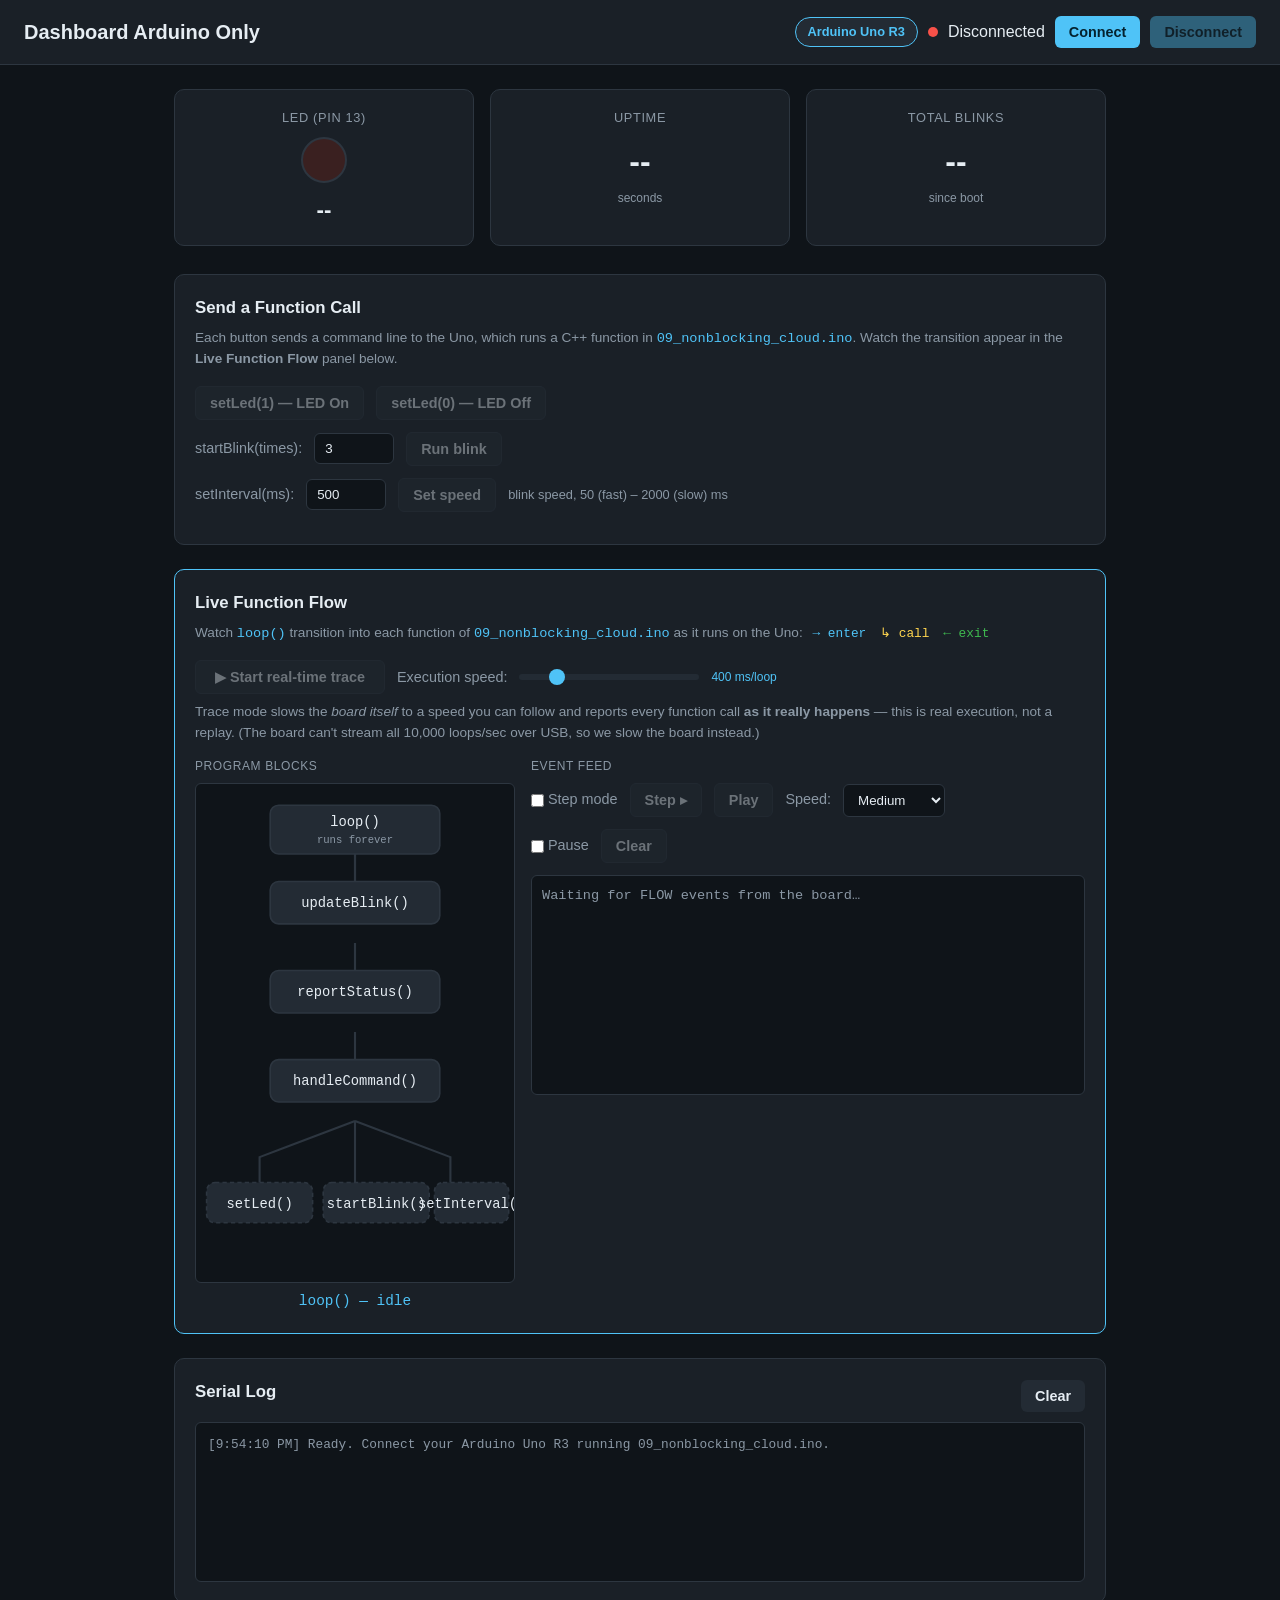
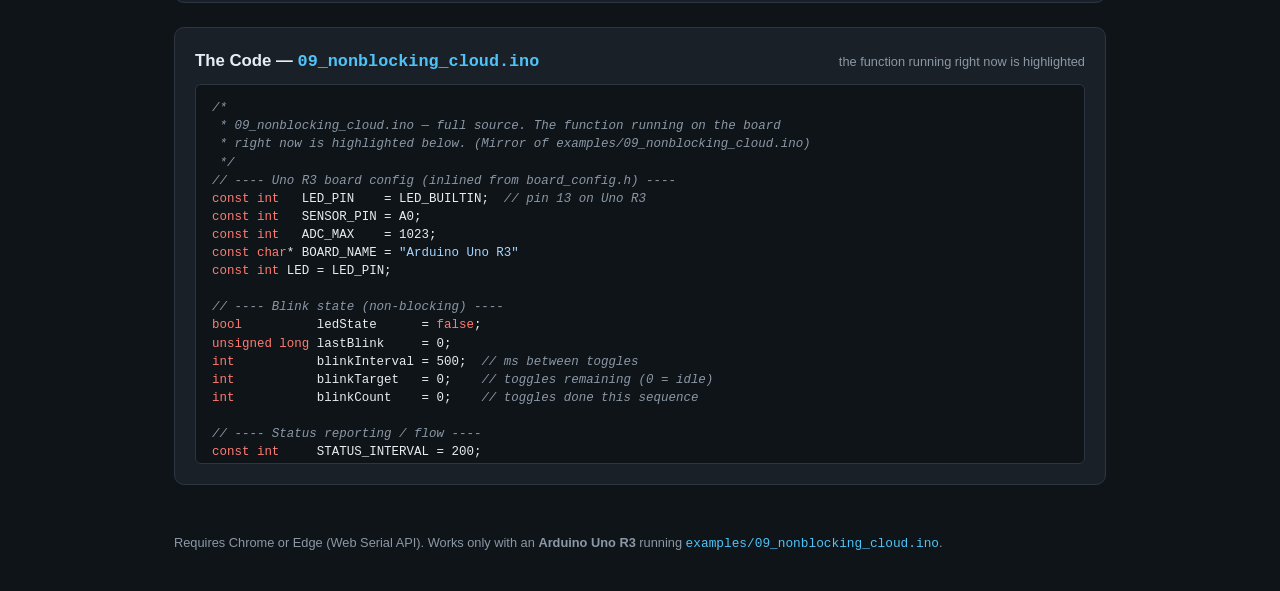
<file: dashboard-arduino-only/index.html>
<!DOCTYPE html>
<html lang="en">
<head>
  <meta charset="UTF-8" />
  <meta name="viewport" content="width=device-width, initial-scale=1.0" />
  <title>Dashboard Arduino Only — Uno R3 Function Flow</title>
  <link rel="stylesheet" href="style.css" />
</head>
<body>
  <header>
    <h1>Dashboard Arduino Only</h1>
    <div class="conn">
      <span class="board-chip">Arduino Uno R3</span>
      <span id="status-dot" class="dot off"></span>
      <span id="status-text">Disconnected</span>
      <button id="connect-btn">Connect</button>
      <button id="disconnect-btn" disabled>Disconnect</button>
    </div>
  </header>

  <main>
    <!-- Live state cards -->
    <section class="cards">
      <div class="card">
        <div class="card-label">LED (pin 13)</div>
        <div id="led-indicator" class="led off"></div>
        <div id="led-value" class="card-value">--</div>
      </div>

      <div class="card">
        <div class="card-label">Uptime</div>
        <div id="uptime-value" class="card-value big">--</div>
        <div class="card-sub">seconds</div>
      </div>

      <div class="card">
        <div class="card-label">Total Blinks</div>
        <div id="blinks-value" class="card-value big">--</div>
        <div class="card-sub">since boot</div>
      </div>
    </section>

    <!-- Controls that send CMD lines to the board -->
    <section class="controls">
      <h2>Send a Function Call</h2>
      <p class="hint">
        Each button sends a command line to the Uno, which runs a C++ function
        in <code>09_nonblocking_cloud.ino</code>. Watch the transition appear
        in the <strong>Live Function Flow</strong> panel below.
      </p>
      <div class="control-row">
        <button id="led-on-btn" class="ctrl">setLed(1) — LED On</button>
        <button id="led-off-btn" class="ctrl">setLed(0) — LED Off</button>
      </div>
      <div class="control-row">
        <label for="blink-count">startBlink(times):</label>
        <input id="blink-count" type="number" min="1" max="20" value="3" />
        <button id="blink-btn" class="ctrl">Run blink</button>
      </div>
      <div class="control-row">
        <label for="interval-ms">setInterval(ms):</label>
        <input id="interval-ms" type="number" min="50" max="2000" step="50" value="500" />
        <button id="interval-btn" class="ctrl">Set speed</button>
        <span class="hint-inline">blink speed, 50 (fast) – 2000 (slow) ms</span>
      </div>
    </section>

    <!-- Live function flow: the centerpiece of this dashboard -->
    <section class="watch-section flow-section">
      <h2>Live Function Flow</h2>
      <p class="hint">
        Watch <code>loop()</code> transition into each function of
        <code>09_nonblocking_cloud.ino</code> as it runs on the Uno:
        <span class="legend"><span class="lg lg-enter">→ enter</span>
        <span class="lg lg-call">↳ call</span>
        <span class="lg lg-exit">← exit</span></span>
      </p>

      <!-- Real-time trace controls: slow the BOARD to a watchable speed -->
      <div class="trace-bar">
        <button id="trace-btn" class="ctrl trace-toggle" disabled>▶ Start real-time trace</button>
        <label for="trace-pace" class="step-mode-label">Execution speed:</label>
        <input type="range" id="trace-pace" min="50" max="2000" step="50" value="400" />
        <span id="trace-pace-val" class="queue-info">400 ms/loop</span>
      </div>
      <p class="hint trace-hint">
        Trace mode slows the <em>board itself</em> to a speed you can follow and
        reports every function call <strong>as it really happens</strong> — this
        is real execution, not a replay. (The board can't stream all 10,000
        loops/sec over USB, so we slow the board instead.)
      </p>

      <!-- Two-pane: animated block diagram (left) + live feed (right) -->
      <div class="flow-split">
        <!-- Animated block diagram: shows which block is executing -->
        <div class="flow-diagram-pane">
          <div class="pane-head">Program blocks</div>
          <svg id="block-diagram" viewBox="0 0 300 470" class="block-diagram" role="img" aria-label="Program block diagram">
            <!-- connecting wires (drawn first, behind blocks) -->
            <path class="wire" data-wire="loop-updateBlink"   d="M150 66 L150 92" />
            <path class="wire" data-wire="loop-reportStatus"  d="M150 66 L150 92 M150 150 L150 176" />
            <path class="wire" data-wire="loop-handleCommand" d="M150 234 L150 260" />
            <path class="wire" data-wire="handleCommand-setLed"      d="M150 318 L60 352 L60 376" />
            <path class="wire" data-wire="handleCommand-startBlink"  d="M150 318 L150 352 L150 376" />
            <path class="wire" data-wire="handleCommand-setInterval" d="M150 318 L240 352 L240 376" />

            <!-- blocks -->
            <g class="block" data-fn="loop">
              <rect x="70" y="20" width="160" height="46" rx="8"></rect>
              <text x="150" y="40" class="block-name">loop()</text>
              <text x="150" y="56" class="block-sub">runs forever</text>
            </g>
            <g class="block" data-fn="updateBlink">
              <rect x="70" y="92" width="160" height="40" rx="8"></rect>
              <text x="150" y="116" class="block-name">updateBlink()</text>
            </g>
            <g class="block" data-fn="reportStatus">
              <rect x="70" y="176" width="160" height="40" rx="8"></rect>
              <text x="150" y="200" class="block-name">reportStatus()</text>
            </g>
            <g class="block" data-fn="handleCommand">
              <rect x="70" y="260" width="160" height="40" rx="8"></rect>
              <text x="150" y="284" class="block-name">handleCommand()</text>
            </g>
            <g class="block block-leaf" data-fn="setLed">
              <rect x="10" y="376" width="100" height="38" rx="8"></rect>
              <text x="60" y="400" class="block-name">setLed()</text>
            </g>
            <g class="block block-leaf" data-fn="startBlink">
              <rect x="120" y="376" width="100" height="38" rx="8"></rect>
              <text x="170" y="400" class="block-name">startBlink()</text>
            </g>
            <g class="block block-leaf" data-fn="setInterval">
              <rect x="225" y="376" width="70" height="38" rx="8"></rect>
              <text x="260" y="400" class="block-name" font-size="11">setInterval()</text>
            </g>
          </svg>
          <div id="flow-breadcrumb" class="flow-breadcrumb">loop() — idle</div>
        </div>

        <!-- Live feed pane -->
        <div class="flow-feed-pane">
          <div class="pane-head">Event feed</div>
          <div class="control-row">
            <label class="step-mode-label"><input type="checkbox" id="flow-step-mode"> Step mode</label>
            <button id="flow-step-btn" class="ctrl" disabled>Step ▸</button>
            <button id="flow-play-btn" class="ctrl" disabled>Play</button>
            <label for="flow-speed" class="step-mode-label">Speed:</label>
            <select id="flow-speed">
              <option value="1000">Slow (1/s)</option>
              <option value="400" selected>Medium</option>
              <option value="150">Fast</option>
            </select>
            <span id="flow-queue-info" class="queue-info"></span>
            <label class="step-mode-label"><input type="checkbox" id="flow-pause"> Pause</label>
            <button id="flow-clear-btn" class="ctrl" disabled>Clear</button>
          </div>
          <div id="flow-feed" class="flow-feed">
            <div class="flow-empty">Waiting for FLOW events from the board&hellip;</div>
          </div>
        </div>
      </div>
    </section>

    <!-- Raw serial log -->
    <section class="log-section">
      <div class="log-header">
        <h2>Serial Log</h2>
        <button id="clear-log-btn">Clear</button>
      </div>
      <pre id="log" class="log"></pre>
    </section>

    <!-- Full sketch for reference; the running function highlights live -->
    <section class="code-section">
      <div class="log-header">
        <h2>The Code — <code>09_nonblocking_cloud.ino</code></h2>
        <span class="hint-inline">the function running right now is highlighted</span>
      </div>
      <pre id="code-view" class="code-view"><code id="code-content"><span class="tk-com">/*
 * 09_nonblocking_cloud.ino — full source. The function running on the board
 * right now is highlighted below. (Mirror of examples/09_nonblocking_cloud.ino)
 */</span>
<span class="tk-com">// ---- Uno R3 board config (inlined from board_config.h) ----</span>
<span class="tk-kw">const</span> <span class="tk-kw">int</span>   LED_PIN    = LED_BUILTIN;  <span class="tk-com">// pin 13 on Uno R3</span>
<span class="tk-kw">const</span> <span class="tk-kw">int</span>   SENSOR_PIN = A0;
<span class="tk-kw">const</span> <span class="tk-kw">int</span>   ADC_MAX    = 1023;
<span class="tk-kw">const</span> <span class="tk-kw">char</span>* BOARD_NAME = <span class="tk-str">"Arduino Uno R3"</span>
<span class="tk-kw">const</span> <span class="tk-kw">int</span> LED = LED_PIN;

<span class="tk-com">// ---- Blink state (non-blocking) ----</span>
<span class="tk-kw">bool</span>          ledState      = <span class="tk-kw">false</span>;
<span class="tk-kw">unsigned</span> <span class="tk-kw">long</span> lastBlink     = 0;
<span class="tk-kw">int</span>           blinkInterval = 500;  <span class="tk-com">// ms between toggles</span>
<span class="tk-kw">int</span>           blinkTarget   = 0;    <span class="tk-com">// toggles remaining (0 = idle)</span>
<span class="tk-kw">int</span>           blinkCount    = 0;    <span class="tk-com">// toggles done this sequence</span>

<span class="tk-com">// ---- Status reporting / flow ----</span>
<span class="tk-kw">const</span> <span class="tk-kw">int</span>     STATUS_INTERVAL = 200;
<span class="tk-kw">unsigned</span> <span class="tk-kw">long</span> lastStatus      = 0;
<span class="tk-kw">unsigned</span> <span class="tk-kw">long</span> loopIterations  = 0;   <span class="tk-com">// how many times loop() has run</span>

<span class="tk-com">// ---- Trace mode (dashboard-controlled) ----</span>
<span class="tk-kw">bool</span>          traceMode   = <span class="tk-kw">false</span>;
<span class="tk-kw">int</span>           tracePaceMs = 400;     <span class="tk-com">// ms per loop() while tracing</span>
<span class="tk-kw">unsigned</span> <span class="tk-kw">long</span> lastTraceLoop = 0;

<span class="code-fn" data-fn="setup"><span class="tk-kw">void</span> setup() {
  pinMode(LED, OUTPUT);
  Serial.begin(9600);
  Serial.print(<span class="tk-str">"BOARD;name="</span>); Serial.print(BOARD_NAME);
  Serial.print(<span class="tk-str">";adcmax="</span>);    Serial.println(ADC_MAX);
  Serial.println(<span class="tk-str">"READY;sketch=09_nonblocking_cloud"</span>);
}
</span>
<span class="code-fn" data-fn="loop"><span class="tk-kw">void</span> loop() {
  <span class="tk-kw">unsigned</span> <span class="tk-kw">long</span> now = millis();
  loopIterations++;

  <span class="tk-com">// In trace mode, run at a watchable pace and announce each pass.</span>
  <span class="tk-kw">bool</span> tracing = <span class="tk-kw">false</span>;
  <span class="tk-kw">if</span> (traceMode &amp;&amp; (now - lastTraceLoop &gt;= (<span class="tk-kw">unsigned</span> <span class="tk-kw">long</span>)tracePaceMs)) {
    tracing = <span class="tk-kw">true</span>;
    lastTraceLoop = now;
    flowEventKV(<span class="tk-str">"loop"</span>, <span class="tk-str">"loop"</span>, <span class="tk-str">"iter"</span>, (<span class="tk-kw">long</span>)loopIterations);
  }

  <span class="tk-com">// 1) LED blink state machine (the "LED loop" inside the main loop).</span>
  <span class="tk-kw">if</span> (tracing) flowEvent(<span class="tk-str">"enter"</span>, <span class="tk-str">"updateBlink"</span>);
  updateBlink(now);
  <span class="tk-kw">if</span> (tracing) flowEvent(<span class="tk-str">"exit"</span>, <span class="tk-str">"updateBlink"</span>);

  <span class="tk-com">// 2) Periodic status report for the dashboard.</span>
  <span class="tk-kw">if</span> (now - lastStatus &gt;= STATUS_INTERVAL) {
    reportStatus(now);
    lastStatus = now;
  }

  <span class="tk-com">// 3) Handle dashboard commands (never blocks the loop).</span>
  <span class="tk-kw">if</span> (Serial.available()) {
    String line = Serial.readStringUntil(<span class="tk-str">'\n'</span>);
    line.trim();
    <span class="tk-kw">if</span> (line.startsWith(<span class="tk-str">"CMD;"</span>)) handleCommand(line);
  }

  <span class="tk-com">// Pace the loop while tracing so each pass is individually visible.</span>
  <span class="tk-kw">if</span> (traceMode) delay(tracePaceMs);
}
</span>
<span class="tk-com">// ---- FUNCTIONS ----</span>

<span class="tk-com">// Emit "FLOW;evt=...;fn=..." — one line the dashboard renders.</span>
<span class="code-fn" data-fn="flowEvent"><span class="tk-kw">void</span> flowEvent(<span class="tk-kw">const</span> <span class="tk-kw">char</span>* evt, <span class="tk-kw">const</span> <span class="tk-kw">char</span>* fn) {
  Serial.print(<span class="tk-str">"FLOW;evt="</span>); Serial.print(evt);
  Serial.print(<span class="tk-str">";fn="</span>);      Serial.println(fn);
}
</span>
<span class="code-fn" data-fn="flowEventKV"><span class="tk-kw">void</span> flowEventKV(<span class="tk-kw">const</span> <span class="tk-kw">char</span>* evt, <span class="tk-kw">const</span> <span class="tk-kw">char</span>* fn, <span class="tk-kw">const</span> <span class="tk-kw">char</span>* key, <span class="tk-kw">long</span> val) {
  Serial.print(<span class="tk-str">"FLOW;evt="</span>); Serial.print(evt);
  Serial.print(<span class="tk-str">";fn="</span>);      Serial.print(fn);
  Serial.print(<span class="tk-str">';'</span>);         Serial.print(key);
  Serial.print(<span class="tk-str">'='</span>);         Serial.println(val);
}
</span>
<span class="tk-com">// The "LED loop": toggles the LED on schedule. Called every loop() iteration.</span>
<span class="code-fn" data-fn="updateBlink"><span class="tk-kw">void</span> updateBlink(<span class="tk-kw">unsigned</span> <span class="tk-kw">long</span> now) {
  <span class="tk-kw">if</span> (blinkTarget &lt;= 0) <span class="tk-kw">return</span>;                        <span class="tk-com">// idle: no blink</span>
  <span class="tk-kw">if</span> (now - lastBlink &lt; (<span class="tk-kw">unsigned</span> <span class="tk-kw">long</span>)blinkInterval) <span class="tk-kw">return</span>; <span class="tk-com">// not time yet</span>

  ledState = !ledState;
  digitalWrite(LED, ledState ? HIGH : LOW);
  lastBlink = now;
  blinkTarget--;
  blinkCount++;

  <span class="tk-kw">if</span> (blinkTarget == 0) {          <span class="tk-com">// sequence finished: leave LED off</span>
    ledState = <span class="tk-kw">false</span>;
    digitalWrite(LED, LOW);
  }

  <span class="tk-com">// One FLOW line per toggle (every toggle when tracing).</span>
  <span class="tk-kw">if</span> (blinkInterval &gt;= 100 || traceMode) {
    flowEventKV(<span class="tk-str">"call"</span>, <span class="tk-str">"updateBlink"</span>, <span class="tk-str">"led"</span>, ledState ? 1 : 0);
  }
}
</span>
<span class="tk-com">// One STATUS line the dashboard parses to update its cards.</span>
<span class="code-fn" data-fn="reportStatus"><span class="tk-kw">void</span> reportStatus(<span class="tk-kw">unsigned</span> <span class="tk-kw">long</span> now) {
  flowEventKV(<span class="tk-str">"enter"</span>, <span class="tk-str">"reportStatus"</span>, <span class="tk-str">"iter"</span>, (<span class="tk-kw">long</span>)loopIterations);
  Serial.print(<span class="tk-str">"STATUS;uptime="</span>); Serial.print(now);
  Serial.print(<span class="tk-str">";led="</span>);          Serial.print(ledState ? 1 : 0);
  Serial.print(<span class="tk-str">";blinks="</span>);       Serial.print(blinkCount);
  Serial.print(<span class="tk-str">";sensor=0"</span>);
  Serial.println();
  flowEvent(<span class="tk-str">"exit"</span>, <span class="tk-str">"reportStatus"</span>);
}
</span>
<span class="tk-com">// Parse "CMD;key=value;key=value" and act on each pair.</span>
<span class="code-fn" data-fn="handleCommand"><span class="tk-kw">void</span> handleCommand(String line) {
  String safe = line;
  safe.replace(<span class="tk-str">';'</span>, <span class="tk-str">' '</span>);
  Serial.print(<span class="tk-str">"FLOW;evt=enter;fn=handleCommand;cmd="</span>);
  Serial.println(safe);

  <span class="tk-kw">bool</span> needStatus = <span class="tk-kw">false</span>;
  <span class="tk-kw">int</span>  start = 4;  <span class="tk-com">// skip "CMD;"</span>

  <span class="tk-kw">while</span> (start &lt; (<span class="tk-kw">int</span>)line.length()) {
    <span class="tk-kw">int</span> sep = line.indexOf(<span class="tk-str">';'</span>, start);
    <span class="tk-kw">if</span> (sep &lt; 0) sep = line.length();
    String token = line.substring(start, sep);
    <span class="tk-kw">int</span> eq = token.indexOf(<span class="tk-str">'='</span>);
    <span class="tk-kw">if</span> (eq &gt; 0) {
      String key = token.substring(0, eq);
      String val = token.substring(eq + 1);

      <span class="tk-kw">if</span> (key == <span class="tk-str">"led"</span>) {
        ledState = (val == <span class="tk-str">"1"</span> || val == <span class="tk-str">"true"</span>);
        digitalWrite(LED, ledState ? HIGH : LOW);
        blinkTarget = 0;
        flowEventKV(<span class="tk-str">"call"</span>, <span class="tk-str">"setLed"</span>, <span class="tk-str">"val"</span>, ledState ? 1 : 0);
        needStatus = <span class="tk-kw">true</span>;

      } <span class="tk-kw">else</span> <span class="tk-kw">if</span> (key == <span class="tk-str">"blink"</span>) {
        <span class="tk-kw">int</span> n = val.toInt();
        <span class="tk-kw">if</span> (n &gt; 0) {
          ledState = <span class="tk-kw">false</span>;
          digitalWrite(LED, LOW);
          blinkTarget = n * 2;                 <span class="tk-com">// each blink = on + off</span>
          blinkCount  = 0;
          lastBlink   = millis() - blinkInterval;
        } <span class="tk-kw">else</span> {
          ledState = <span class="tk-kw">false</span>;
          digitalWrite(LED, LOW);
          blinkTarget = 0;
        }
        flowEventKV(<span class="tk-str">"call"</span>, <span class="tk-str">"startBlink"</span>, <span class="tk-str">"val"</span>, n);
        needStatus = <span class="tk-kw">true</span>;

      } <span class="tk-kw">else</span> <span class="tk-kw">if</span> (key == <span class="tk-str">"interval"</span>) {
        <span class="tk-kw">int</span> ms = val.toInt();
        <span class="tk-kw">if</span> (ms &gt;= 50 &amp;&amp; ms &lt;= 2000) {
          blinkInterval = ms;
          flowEventKV(<span class="tk-str">"call"</span>, <span class="tk-str">"setInterval"</span>, <span class="tk-str">"val"</span>, ms);
        }

      } <span class="tk-kw">else</span> <span class="tk-kw">if</span> (key == <span class="tk-str">"trace"</span>) {
        traceMode = (val == <span class="tk-str">"1"</span> || val == <span class="tk-str">"on"</span> || val == <span class="tk-str">"true"</span>);
        lastTraceLoop = millis();
        flowEventKV(<span class="tk-str">"call"</span>, <span class="tk-str">"setTrace"</span>, <span class="tk-str">"val"</span>, traceMode ? 1 : 0);
        needStatus = <span class="tk-kw">true</span>;

      } <span class="tk-kw">else</span> <span class="tk-kw">if</span> (key == <span class="tk-str">"pace"</span>) {
        <span class="tk-kw">int</span> ms = val.toInt();
        <span class="tk-kw">if</span> (ms &gt;= 50 &amp;&amp; ms &lt;= 2000) {
          tracePaceMs = ms;
          flowEventKV(<span class="tk-str">"call"</span>, <span class="tk-str">"setPace"</span>, <span class="tk-str">"val"</span>, ms);
        }

      } <span class="tk-kw">else</span> <span class="tk-kw">if</span> (key == <span class="tk-str">"report"</span>) {
        needStatus = <span class="tk-kw">true</span>;
      }
    }
    start = sep + 1;
  }

  flowEvent(<span class="tk-str">"exit"</span>, <span class="tk-str">"handleCommand"</span>);
  <span class="tk-kw">if</span> (needStatus) reportStatus(millis());
}
</span></code></pre>
    </section>
  </main>

  <footer>
    <p>
      Requires Chrome or Edge (Web Serial API). Works only with an
      <strong>Arduino Uno R3</strong> running
      <code>examples/09_nonblocking_cloud.ino</code>.
    </p>
  </footer>

  <script src="dashboard.js"></script>
</body>
</html>
</file>
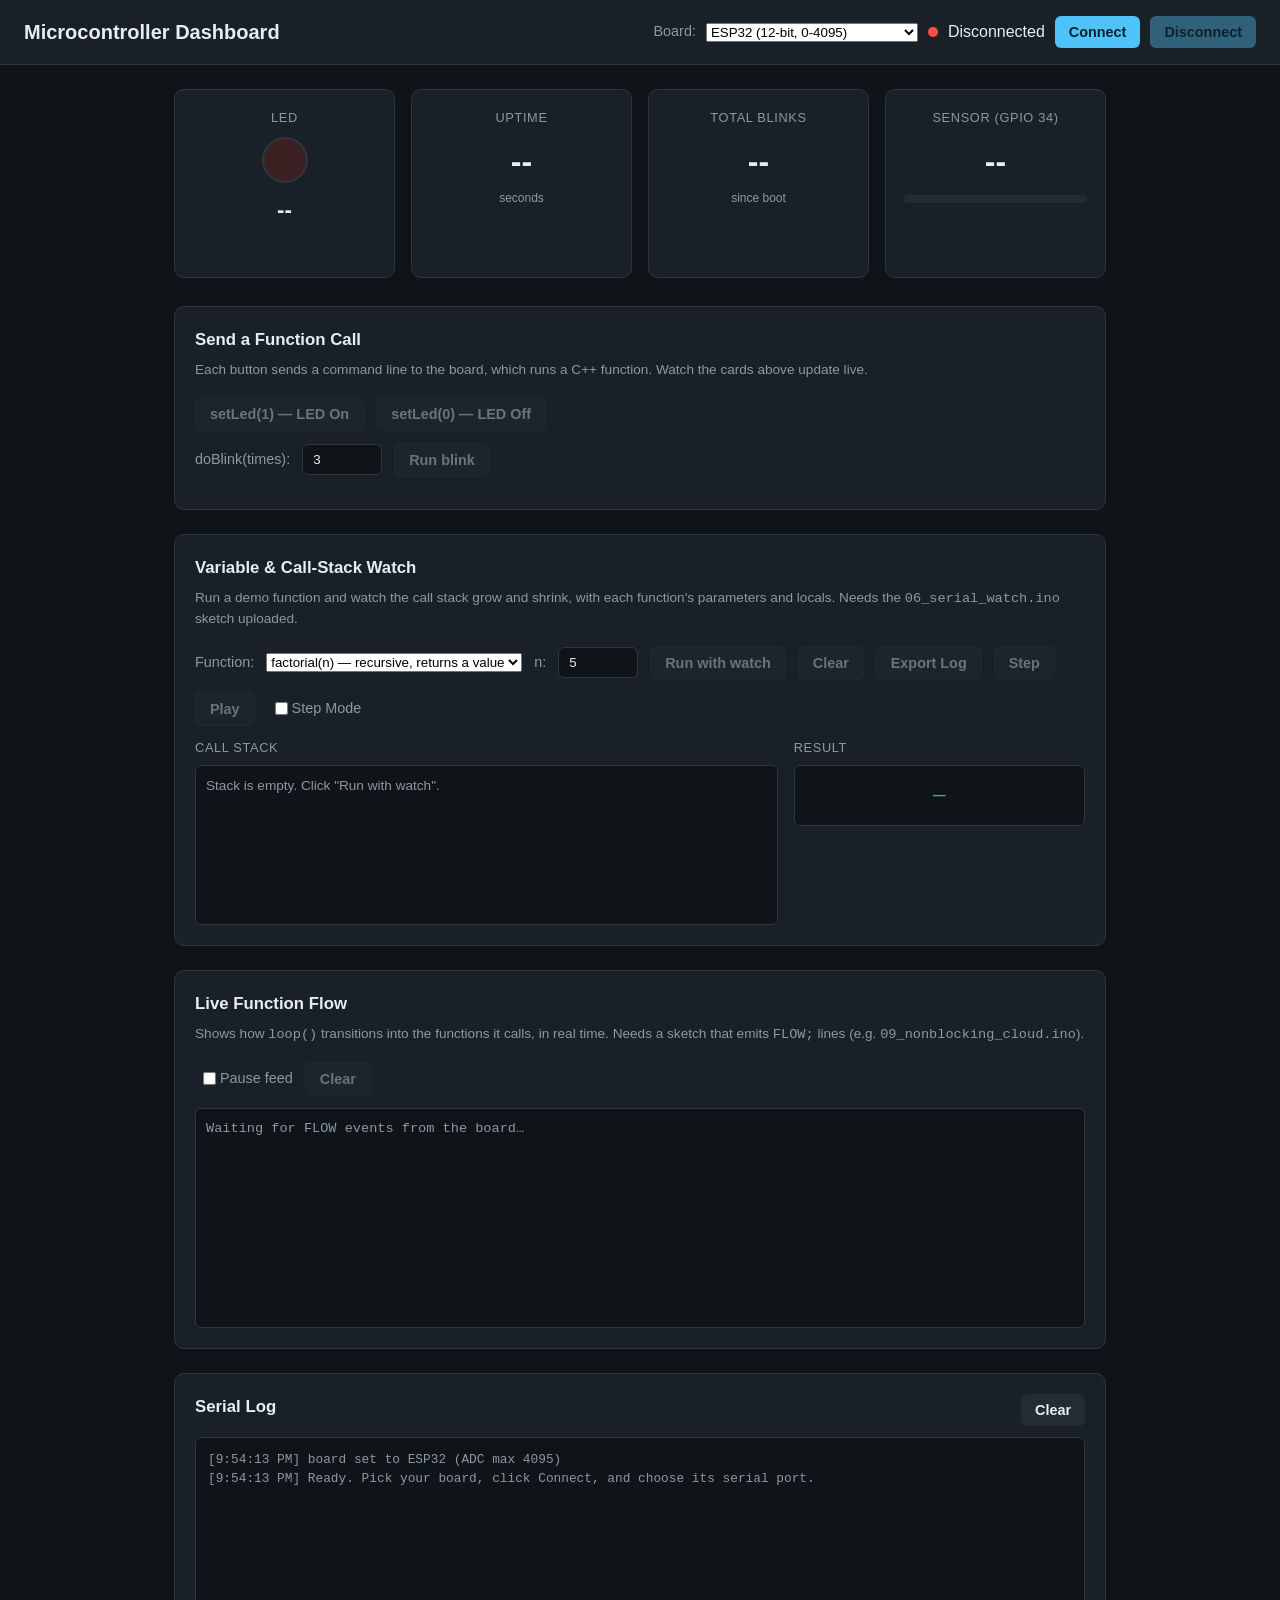
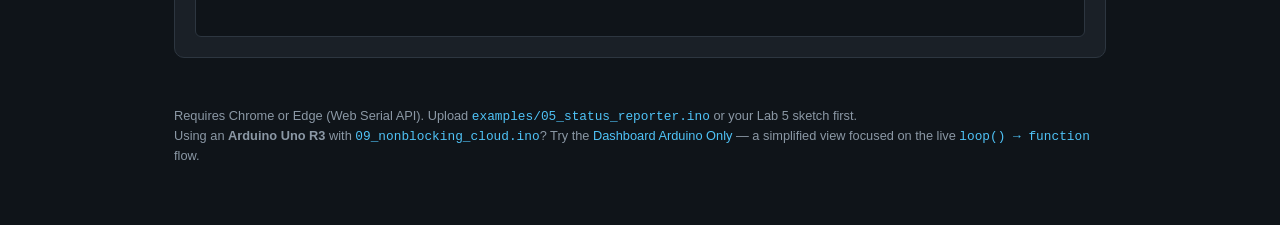
<file: dashboard/index.html>
<!DOCTYPE html>
<html lang="en">
<head>
  <meta charset="UTF-8" />
  <meta name="viewport" content="width=device-width, initial-scale=1.0" />
  <title>Microcontroller Dashboard — C++ Functions Lab</title>
  <link rel="stylesheet" href="style.css" />
</head>
<body>
  <header>
    <h1>Microcontroller Dashboard</h1>
    <div class="conn">
      <label for="board-select" class="board-label">Board:</label>
      <select id="board-select">
        <option value="esp32">ESP32 (12-bit, 0-4095)</option>
        <option value="uno">Arduino Uno R3 (10-bit, 0-1023)</option>
        <option value="microbit">micro:bit v2 (10-bit, 0-1023)</option>
      </select>
      <span id="status-dot" class="dot off"></span>
      <span id="status-text">Disconnected</span>
      <button id="connect-btn">Connect</button>
      <button id="disconnect-btn" disabled>Disconnect</button>
    </div>
  </header>

  <main>
    <!-- Live state cards -->
    <section class="cards">
      <div class="card">
        <div class="card-label">LED</div>
        <div id="led-indicator" class="led off"></div>
        <div id="led-value" class="card-value">--</div>
      </div>

      <div class="card">
        <div class="card-label">Uptime</div>
        <div id="uptime-value" class="card-value big">--</div>
        <div class="card-sub">seconds</div>
      </div>

      <div class="card">
        <div class="card-label">Total Blinks</div>
        <div id="blinks-value" class="card-value big">--</div>
        <div class="card-sub">since boot</div>
      </div>

      <div class="card">
        <div class="card-label">Sensor</div>
        <div id="sensor-value" class="card-value big">--</div>
        <div class="gauge"><div id="sensor-bar" class="gauge-bar"></div></div>
        <canvas id="sensor-graph" class="sensor-graph" width="200" height="60"></canvas>
      </div>
    </section>

    <!-- Controls that send CMD lines to the board -->
    <section class="controls">
      <h2>Send a Function Call</h2>
      <p class="hint">
        Each button sends a command line to the board, which runs a C++
        function. Watch the cards above update live.
      </p>
      <div class="control-row">
        <button id="led-on-btn" class="ctrl">setLed(1) — LED On</button>
        <button id="led-off-btn" class="ctrl">setLed(0) — LED Off</button>
      </div>
      <div class="control-row">
        <label for="blink-count">doBlink(times):</label>
        <input id="blink-count" type="number" min="1" max="20" value="3" />
        <button id="blink-btn" class="ctrl">Run blink</button>
      </div>
    </section>

    <!-- Variable & call-stack watch -->
    <section class="watch-section">
      <h2>Variable &amp; Call-Stack Watch</h2>
      <p class="hint">
        Run a demo function and watch the call stack grow and shrink, with each
        function's parameters and locals. Needs the
        <code>06_serial_watch.ino</code> sketch uploaded.
      </p>
      <div class="control-row">
        <label for="watch-fn">Function:</label>
        <select id="watch-fn">
          <option value="factorial">factorial(n) — recursive, returns a value</option>
          <option value="countdown">countdown(n) — nested, no return</option>
        </select>
        <label for="watch-n">n:</label>
        <input id="watch-n" type="number" min="0" max="12" value="5" />
        <button id="watch-run-btn" class="ctrl">Run with watch</button>
        <button id="watch-clear-btn" class="ctrl">Clear</button>
        <button id="watch-export-btn" class="ctrl">Export Log</button>
        <button id="watch-step-btn" class="ctrl" disabled>Step</button>
        <button id="watch-play-btn" class="ctrl" disabled>Play</button>
        <label class="step-mode-label"><input type="checkbox" id="watch-step-mode"> Step Mode</label>
        <span id="watch-queue-info" class="queue-info"></span>
      </div>

      <div class="watch-grid">
        <div class="watch-col">
          <div class="watch-col-head">Call stack <span id="watch-mem" class="watch-mem"></span></div>
          <div id="watch-stack" class="watch-stack">
            <div class="watch-empty">Stack is empty. Click "Run with watch".</div>
          </div>
        </div>
        <div class="watch-col">
          <div class="watch-col-head">Result</div>
          <div id="watch-result" class="watch-result">—</div>
        </div>
      </div>
    </section>

    <!-- Live function flow -->
    <section class="watch-section">
      <h2>Live Function Flow</h2>
      <p class="hint">
        Shows how <code>loop()</code> transitions into the functions it calls,
        in real time. Needs a sketch that emits <code>FLOW;</code> lines
        (e.g. <code>09_nonblocking_cloud.ino</code>).
      </p>
      <div class="control-row">
        <label class="step-mode-label"><input type="checkbox" id="flow-pause"> Pause feed</label>
        <button id="flow-clear-btn" class="ctrl" disabled>Clear</button>
      </div>
      <div id="flow-feed" class="flow-feed">
        <div class="flow-empty">Waiting for FLOW events from the board&hellip;</div>
      </div>
    </section>

    <!-- Raw serial log -->
    <section class="log-section">
      <div class="log-header">
        <h2>Serial Log</h2>
        <button id="clear-log-btn">Clear</button>
      </div>
      <pre id="log" class="log"></pre>
    </section>
  </main>

  <footer>
    <p>
      Requires Chrome or Edge (Web Serial API). Upload
      <code>examples/05_status_reporter.ino</code> or your Lab 5 sketch first.
    </p>
    <p>
      Using an <strong>Arduino Uno R3</strong> with
      <code>09_nonblocking_cloud.ino</code>? Try the
      <a href="../dashboard-arduino-only/">Dashboard Arduino Only</a> — a
      simplified view focused on the live <code>loop() → function</code> flow.
    </p>
  </footer>

  <script src="dashboard.js"></script>
</body>
</html>
</file>
<file: dashboard-arduino-only/style.css>
:root {
  --bg: #0f1419;
  --panel: #1a2027;
  --panel-2: #232b34;
  --text: #e6edf3;
  --muted: #8b98a5;
  --accent: #4fc3f7;
  --green: #3fb950;
  --red: #f85149;
  --border: #2d3640;
}

* { box-sizing: border-box; margin: 0; padding: 0; }

body {
  font-family: -apple-system, "Segoe UI", Roboto, sans-serif;
  background: var(--bg);
  color: var(--text);
  line-height: 1.5;
  padding: 0 0 40px;
}

header {
  background: var(--panel);
  border-bottom: 1px solid var(--border);
  padding: 16px 24px;
  display: flex;
  align-items: center;
  justify-content: space-between;
  flex-wrap: wrap;
  gap: 12px;
}

header h1 { font-size: 1.25rem; font-weight: 600; }

.conn { display: flex; align-items: center; gap: 10px; }

.board-chip {
  background: var(--panel-2);
  border: 1px solid var(--accent);
  color: var(--accent);
  border-radius: 999px;
  padding: 4px 12px;
  font-size: 0.8rem;
  font-weight: 600;
}

.dot {
  width: 10px; height: 10px; border-radius: 50%;
  background: var(--red);
}
.dot.on { background: var(--green); box-shadow: 0 0 8px var(--green); }
.dot.off { background: var(--red); }

button {
  background: var(--accent);
  color: #04222e;
  border: none;
  padding: 8px 14px;
  border-radius: 6px;
  font-weight: 600;
  cursor: pointer;
  font-size: 0.9rem;
}
button:disabled { opacity: 0.4; cursor: not-allowed; }
button:hover:not(:disabled) { filter: brightness(1.1); }

main { max-width: 980px; margin: 0 auto; padding: 24px; }

.cards {
  display: grid;
  grid-template-columns: repeat(auto-fit, minmax(180px, 1fr));
  gap: 16px;
  margin-bottom: 28px;
}

.card {
  background: var(--panel);
  border: 1px solid var(--border);
  border-radius: 10px;
  padding: 18px;
  text-align: center;
}

.card-label {
  font-size: 0.8rem;
  text-transform: uppercase;
  letter-spacing: 0.05em;
  color: var(--muted);
  margin-bottom: 10px;
}
.card-value { font-size: 1.4rem; font-weight: 600; }
.card-value.big { font-size: 2rem; }
.card-sub { font-size: 0.75rem; color: var(--muted); margin-top: 4px; }

.led {
  width: 46px; height: 46px; border-radius: 50%;
  margin: 6px auto 10px;
  background: #3a2020;
  border: 2px solid var(--border);
}
.led.on {
  background: #ffd54f;
  box-shadow: 0 0 18px 4px rgba(255, 213, 79, 0.7);
  border-color: #ffd54f;
}

.controls, .log-section, .watch-section {
  background: var(--panel);
  border: 1px solid var(--border);
  border-radius: 10px;
  padding: 20px;
  margin-bottom: 24px;
}

.controls h2, .log-section h2, .watch-section h2 {
  font-size: 1.05rem;
  margin-bottom: 8px;
}
.hint { color: var(--muted); font-size: 0.85rem; margin-bottom: 16px; }
.hint code, footer code { color: var(--accent); }
.hint-inline { color: var(--muted); font-size: 0.8rem; }

.control-row {
  display: flex;
  align-items: center;
  gap: 12px;
  flex-wrap: wrap;
  margin-bottom: 12px;
}
.ctrl { background: var(--panel-2); color: var(--text); border: 1px solid var(--border); }
.ctrl:hover:not(:disabled) { border-color: var(--accent); }

input[type="number"], select {
  background: var(--bg);
  border: 1px solid var(--border);
  color: var(--text);
  padding: 7px 10px;
  border-radius: 6px;
}
input[type="number"] { width: 80px; }
label { color: var(--muted); font-size: 0.9rem; }

/* Range slider (trace pace) */
input[type="range"] {
  -webkit-appearance: none;
  appearance: none;
  width: 180px;
  height: 6px;
  background: var(--panel-2);
  border-radius: 3px;
  outline: none;
}
input[type="range"]::-webkit-slider-thumb {
  -webkit-appearance: none;
  appearance: none;
  width: 16px; height: 16px;
  border-radius: 50%;
  background: var(--accent);
  cursor: pointer;
}
input[type="range"]::-moz-range-thumb {
  width: 16px; height: 16px;
  border: none;
  border-radius: 50%;
  background: var(--accent);
  cursor: pointer;
}

/* Real-time trace bar */
.trace-bar {
  display: flex;
  align-items: center;
  gap: 12px;
  flex-wrap: wrap;
  margin-bottom: 8px;
}
.trace-toggle { min-width: 190px; }
.trace-toggle.tracing {
  background: var(--green);
  color: #04240a;
  box-shadow: 0 0 12px rgba(63, 185, 80, 0.5);
}
.trace-hint { margin-top: 0; margin-bottom: 14px; }

.queue-info {
  font-size: 0.75rem;
  color: var(--accent);
  white-space: nowrap;
  min-width: 90px;
}

.step-mode-label {
  font-size: 0.9rem;
  color: var(--muted);
  display: flex;
  align-items: center;
}
.step-mode-label input { margin-right: 4px; }

.log-header {
  display: flex;
  align-items: center;
  justify-content: space-between;
  margin-bottom: 10px;
}
.log-header button { background: var(--panel-2); color: var(--text); }

.log {
  background: var(--bg);
  border: 1px solid var(--border);
  border-radius: 6px;
  padding: 12px;
  height: 160px;
  overflow-y: auto;
  font-family: "SF Mono", Menlo, monospace;
  font-size: 0.8rem;
  color: var(--muted);
  white-space: pre-wrap;
}

footer {
  max-width: 980px;
  margin: 0 auto;
  padding: 0 24px;
  color: var(--muted);
  font-size: 0.8rem;
}

/* ---- Live function flow (the centerpiece) ---- */
.flow-section { border-color: var(--accent); }

.legend { margin-left: 6px; white-space: nowrap; }
.lg { font-family: "SF Mono", Menlo, monospace; font-size: 0.8rem; margin-right: 10px; }
.lg-enter { color: var(--accent); }
.lg-call  { color: #ffd54f; }
.lg-exit  { color: var(--green); }

.flow-stage {
  background: var(--bg);
  border: 1px solid var(--border);
  border-radius: 6px;
  padding: 14px;
  margin-bottom: 14px;
}

/* Two-pane split: block diagram (left) + event feed (right) */
.flow-split {
  display: grid;
  grid-template-columns: 320px 1fr;
  gap: 16px;
}
@media (max-width: 820px) {
  .flow-split { grid-template-columns: 1fr; }
}
.pane-head {
  font-size: 0.75rem;
  text-transform: uppercase;
  letter-spacing: 0.05em;
  color: var(--muted);
  margin-bottom: 8px;
}

/* Animated block diagram (SVG) */
.block-diagram {
  width: 100%;
  height: auto;
  background: var(--bg);
  border: 1px solid var(--border);
  border-radius: 6px;
  display: block;
}
.block rect {
  fill: var(--panel-2);
  stroke: var(--border);
  stroke-width: 1.5;
  transition: fill 0.15s ease, stroke 0.15s ease;
}
.block-leaf rect { stroke-dasharray: 4 3; }
.block-name {
  fill: var(--text);
  font-family: "SF Mono", Menlo, monospace;
  font-size: 13px;
  text-anchor: middle;
}
.block-sub {
  fill: var(--muted);
  font-family: "SF Mono", Menlo, monospace;
  font-size: 10px;
  text-anchor: middle;
}
.block text { transition: fill 0.15s ease; pointer-events: none; }

.block.active rect {
  fill: var(--accent);
  stroke: var(--accent);
}
.block.active .block-name { fill: #04222e; font-weight: 700; }
.block.active .block-sub   { fill: #0a3a4a; }

/* connecting wires + the pulse that travels along them */
.wire {
  fill: none;
  stroke: var(--border);
  stroke-width: 2;
  transition: stroke 0.15s ease;
}
.wire.active {
  stroke: var(--accent);
  stroke-dasharray: 6 4;
  animation: wire-flow 0.6s linear infinite;
}
@keyframes wire-flow {
  to { stroke-dashoffset: -10; }
}

.flow-breadcrumb {
  text-align: center;
  font-family: "SF Mono", Menlo, monospace;
  font-size: 0.9rem;
  color: var(--accent);
  min-height: 1.4em;
  margin-top: 8px;
}

.flow-feed {
  background: var(--bg);
  border: 1px solid var(--border);
  border-radius: 6px;
  padding: 10px;
  height: 220px;
  overflow-y: auto;
  font-family: "SF Mono", Menlo, monospace;
  font-size: 0.8rem;
}
.flow-empty { color: var(--muted); font-size: 0.85rem; }

.flow-row {
  display: flex;
  gap: 10px;
  padding: 2px 4px;
  border-radius: 4px;
  white-space: nowrap;
  overflow: hidden;
  text-overflow: ellipsis;
}
.flow-row:nth-child(odd) { background: rgba(255, 255, 255, 0.02); }

/* The event executing right now (step mode / latest in live mode) */
.flow-row.current {
  background: rgba(79, 195, 247, 0.14);
  outline: 1px solid var(--accent);
}
.flow-row.current .flow-time { color: var(--accent); }

.flow-time {
  color: var(--muted);
  flex: 0 0 auto;
  font-size: 0.72rem;
  padding-top: 1px;
}

.flow-text { color: var(--text); }
.flow-loop .flow-text { color: #d2a8ff; font-weight: 600; }
.flow-loop .flow-text::before { content: "⟳ "; }
.flow-enter .flow-text { color: var(--accent); }
.flow-enter .flow-text::before { content: "→ "; }
.flow-call .flow-text { color: #ffd54f; }
.flow-call .flow-text::before { content: "↳ "; }
.flow-exit .flow-text { color: var(--green); }
.flow-exit .flow-text::before { content: "← "; }
.flow-other .flow-text { color: var(--muted); }

/* ---- Code reference panel ---- */
.code-section {
  background: var(--panel);
  border: 1px solid var(--border);
  border-radius: 10px;
  padding: 20px;
  margin-bottom: 24px;
}
.code-section h2 { font-size: 1.05rem; margin-bottom: 0; }
.code-section h2 code { color: var(--accent); }

.code-view {
  background: var(--bg);
  border: 1px solid var(--border);
  border-radius: 6px;
  padding: 14px 16px;
  height: 380px;
  overflow: auto;
  font-family: "SF Mono", Menlo, monospace;
  font-size: 0.78rem;
  line-height: 1.45;
  color: var(--text);
  white-space: pre;
}

/* syntax tokens */
.tk-kw  { color: #ff7b72; }           /* keywords */
.tk-str { color: #a5d6ff; }           /* strings */
.tk-com { color: #8b98a5; font-style: italic; }  /* comments */

/* the function executing right now */
.code-fn { display: inline; transition: background 0.15s ease; }
.code-fn.running {
  display: block;
  background: rgba(79, 195, 247, 0.10);
  outline: 1px solid var(--accent);
  border-radius: 4px;
  box-shadow: -4px 0 0 0 var(--accent);
}
</file>
<file: dashboard/style.css>
:root {
  --bg: #0f1419;
  --panel: #1a2027;
  --panel-2: #232b34;
  --text: #e6edf3;
  --muted: #8b98a5;
  --accent: #4fc3f7;
  --green: #3fb950;
  --red: #f85149;
  --border: #2d3640;
}

* { box-sizing: border-box; margin: 0; padding: 0; }

body {
  font-family: -apple-system, "Segoe UI", Roboto, sans-serif;
  background: var(--bg);
  color: var(--text);
  line-height: 1.5;
  padding: 0 0 40px;
}

header {
  background: var(--panel);
  border-bottom: 1px solid var(--border);
  padding: 16px 24px;
  display: flex;
  align-items: center;
  justify-content: space-between;
  flex-wrap: wrap;
  gap: 12px;
}

header h1 { font-size: 1.25rem; font-weight: 600; }

.conn { display: flex; align-items: center; gap: 10px; }

.dot {
  width: 10px; height: 10px; border-radius: 50%;
  background: var(--red);
}
.dot.on { background: var(--green); box-shadow: 0 0 8px var(--green); }
.dot.off { background: var(--red); }

button {
  background: var(--accent);
  color: #04222e;
  border: none;
  padding: 8px 14px;
  border-radius: 6px;
  font-weight: 600;
  cursor: pointer;
  font-size: 0.9rem;
}
button:disabled { opacity: 0.4; cursor: not-allowed; }
button:hover:not(:disabled) { filter: brightness(1.1); }

main { max-width: 980px; margin: 0 auto; padding: 24px; }

.cards {
  display: grid;
  grid-template-columns: repeat(auto-fit, minmax(180px, 1fr));
  gap: 16px;
  margin-bottom: 28px;
}

.card {
  background: var(--panel);
  border: 1px solid var(--border);
  border-radius: 10px;
  padding: 18px;
  text-align: center;
}

.card-label {
  font-size: 0.8rem;
  text-transform: uppercase;
  letter-spacing: 0.05em;
  color: var(--muted);
  margin-bottom: 10px;
}
.card-value { font-size: 1.4rem; font-weight: 600; }
.card-value.big { font-size: 2rem; }
.card-sub { font-size: 0.75rem; color: var(--muted); margin-top: 4px; }

.led {
  width: 46px; height: 46px; border-radius: 50%;
  margin: 6px auto 10px;
  background: #3a2020;
  border: 2px solid var(--border);
}
.led.on {
  background: #ffd54f;
  box-shadow: 0 0 18px 4px rgba(255, 213, 79, 0.7);
  border-color: #ffd54f;
}

.gauge {
  height: 8px;
  background: var(--panel-2);
  border-radius: 4px;
  margin-top: 10px;
  overflow: hidden;
}
.gauge-bar {
  height: 100%;
  width: 0%;
  background: var(--accent);
  transition: width 0.15s ease;
}

.controls, .log-section {
  background: var(--panel);
  border: 1px solid var(--border);
  border-radius: 10px;
  padding: 20px;
  margin-bottom: 24px;
}

.controls h2, .log-section h2 { font-size: 1.05rem; margin-bottom: 8px; }
.hint { color: var(--muted); font-size: 0.85rem; margin-bottom: 16px; }

.control-row {
  display: flex;
  align-items: center;
  gap: 12px;
  flex-wrap: wrap;
  margin-bottom: 12px;
}
.ctrl { background: var(--panel-2); color: var(--text); border: 1px solid var(--border); }
.ctrl:hover:not(:disabled) { border-color: var(--accent); }

input[type="number"] {
  background: var(--bg);
  border: 1px solid var(--border);
  color: var(--text);
  padding: 7px 10px;
  border-radius: 6px;
  width: 80px;
}
label { color: var(--muted); font-size: 0.9rem; }

.log-header {
  display: flex;
  align-items: center;
  justify-content: space-between;
  margin-bottom: 10px;
}
.log-header button { background: var(--panel-2); color: var(--text); }

.log {
  background: var(--bg);
  border: 1px solid var(--border);
  border-radius: 6px;
  padding: 12px;
  height: 200px;
  overflow-y: auto;
  font-family: "SF Mono", Menlo, monospace;
  font-size: 0.8rem;
  color: var(--muted);
  white-space: pre-wrap;
}

footer {
  max-width: 980px;
  margin: 0 auto;
  padding: 0 24px;
  color: var(--muted);
  font-size: 0.8rem;
}
footer code { color: var(--accent); }
footer a { color: var(--accent); text-decoration: none; }
footer a:hover { text-decoration: underline; }

/* ---- Variable & call-stack watch ---- */
.watch-section {
  background: var(--panel);
  border: 1px solid var(--border);
  border-radius: 10px;
  padding: 20px;
  margin-bottom: 24px;
}
.watch-section h2 { font-size: 1.05rem; margin-bottom: 8px; }

.watch-grid {
  display: grid;
  grid-template-columns: 2fr 1fr;
  gap: 16px;
  margin-top: 8px;
}
@media (max-width: 640px) {
  .watch-grid { grid-template-columns: 1fr; }
}

.watch-col-head {
  font-size: 0.8rem;
  text-transform: uppercase;
  letter-spacing: 0.05em;
  color: var(--muted);
  margin-bottom: 8px;
}
.watch-mem { text-transform: none; letter-spacing: 0; color: var(--accent); }

.watch-stack {
  background: var(--bg);
  border: 1px solid var(--border);
  border-radius: 6px;
  padding: 10px;
  min-height: 160px;
}
.watch-empty { color: var(--muted); font-size: 0.85rem; }

.watch-frame {
  background: var(--panel-2);
  border: 1px solid var(--border);
  border-left: 3px solid var(--accent);
  border-radius: 6px;
  padding: 8px 10px;
  margin-bottom: 6px;
}
.watch-frame.returning { border-left-color: var(--green); opacity: 0.7; }

.watch-fn-name {
  font-family: "SF Mono", Menlo, monospace;
  font-weight: 600;
  font-size: 0.9rem;
}
.watch-depth {
  float: right;
  color: var(--muted);
  font-size: 0.75rem;
}
.watch-var {
  font-family: "SF Mono", Menlo, monospace;
  font-size: 0.8rem;
  color: var(--muted);
  margin-top: 3px;
}
.watch-var .vname { color: var(--text); }
.watch-var .vval  { color: var(--accent); }
.watch-var.is-arg .vname::before { content: "param "; color: var(--muted); }
.watch-var.is-return {
  color: var(--muted);
}
.watch-var.is-return .vval {
  color: var(--green);
}

.watch-result {
  background: var(--bg);
  border: 1px solid var(--border);
  border-radius: 6px;
  padding: 14px;
  font-family: "SF Mono", Menlo, monospace;
  font-size: 1.3rem;
  color: var(--green);
  text-align: center;
}

/* Sensor history graph */
.sensor-graph {
  display: block;
  width: 100%;
  height: 50px;
  margin-top: 6px;
  background: transparent;
}

/* Step-play controls */
.queue-info {
  font-size: 0.75rem;
  color: var(--muted);
  margin-left: 8px;
  white-space: nowrap;
}
.step-mode-label {
  font-size: 0.9rem;
  color: var(--muted);
  margin-left: 8px;
  display: flex;
  align-items: center;
}
.step-mode-label input {
  margin-right: 4px;
}

/* ---- Live function flow ---- */
.flow-feed {
  background: var(--bg);
  border: 1px solid var(--border);
  border-radius: 6px;
  padding: 10px;
  height: 220px;
  overflow-y: auto;
  font-family: "SF Mono", Menlo, monospace;
  font-size: 0.8rem;
}
.flow-empty { color: var(--muted); font-size: 0.85rem; }

.flow-row {
  display: flex;
  gap: 10px;
  padding: 2px 4px;
  border-radius: 4px;
  white-space: nowrap;
  overflow: hidden;
  text-overflow: ellipsis;
}
.flow-row:nth-child(odd) { background: rgba(255, 255, 255, 0.02); }

.flow-time {
  color: var(--muted);
  flex: 0 0 auto;
  font-size: 0.72rem;
  padding-top: 1px;
}

.flow-text { color: var(--text); }
.flow-enter .flow-text { color: var(--accent); }
.flow-enter .flow-text::before { content: "→ "; }
.flow-call .flow-text { color: #ffd54f; }
.flow-call .flow-text::before { content: "↳ "; }
.flow-exit .flow-text { color: var(--green); }
.flow-exit .flow-text::before { content: "← "; }
.flow-other .flow-text { color: var(--muted); }
</file>
